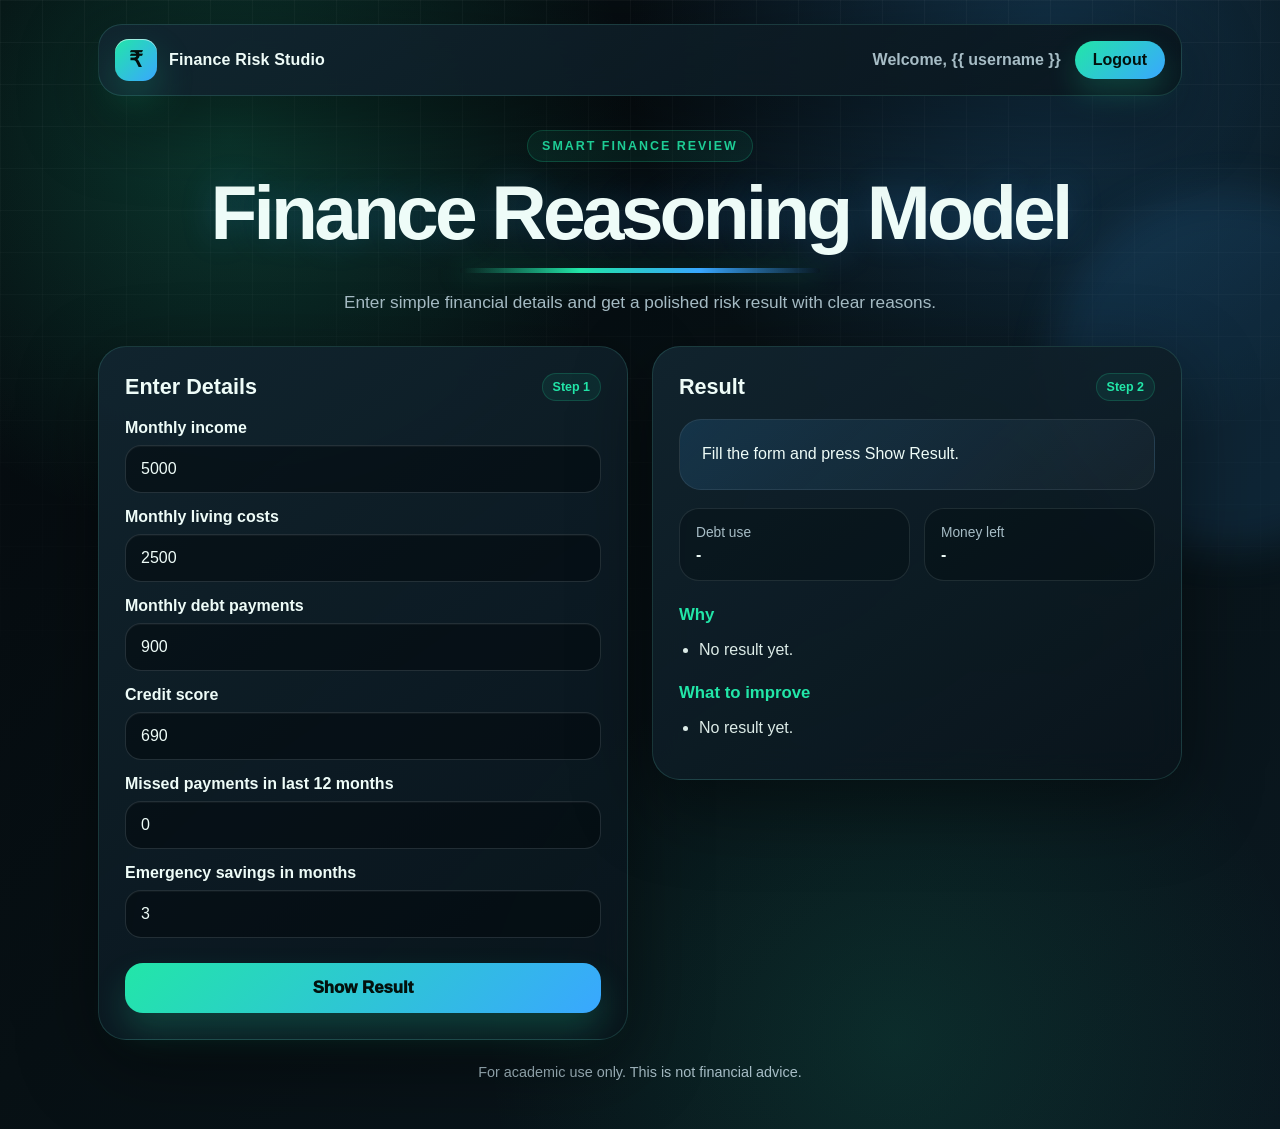
<file: templates/index.html>
<!DOCTYPE html>
<html lang="en">
<head>
    <meta charset="UTF-8">
    <title>CFAI Finance Reasoning Model</title>
    <meta name="viewport" content="width=device-width, initial-scale=1">
    <link rel="stylesheet" href="/static/style.css">
</head>
<body>
    <main class="page">
        <nav class="top-bar panel">
            <div class="logo-wrap small-logo">
                <div class="brand-mark">₹</div>
                <span>Finance Risk Studio</span>
            </div>

            <div class="nav-right">
                <span>Welcome, {{ username }}</span>
                <a href="/logout">Logout</a>
            </div>
        </nav>

        <section class="intro">
            <p class="kicker">Smart finance review</p>
            <h1 class="hero-title">Finance Reasoning Model</h1>
            <p class="intro-text">
                Enter simple financial details and get a polished risk result with clear reasons.
            </p>
        </section>

        <section class="main-grid">
            <form id="financeForm" class="card panel">
                <div class="section-head">
                    <h2>Enter Details</h2>
                    <span>Step 1</span>
                </div>

                <label>
                    Monthly income
                    <input id="monthly_income" type="number" min="1" value="5000" required>
                </label>

                <label>
                    Monthly living costs
                    <input id="monthly_expenses" type="number" min="0" value="2500" required>
                </label>

                <label>
                    Monthly debt payments
                    <input id="monthly_debt_payments" type="number" min="0" value="900" required>
                </label>

                <label>
                    Credit score
                    <input id="credit_score" type="number" min="300" max="900" value="690" required>
                </label>

                <label>
                    Missed payments in last 12 months
                    <input id="missed_payments_12m" type="number" min="0" value="0" required>
                </label>

                <label>
                    Emergency savings in months
                    <input id="emergency_savings_months" type="number" min="0" step="0.5" value="3" required>
                </label>

                <button type="submit">Show Result</button>
            </form>

            <section class="card result-card panel">
                <div class="section-head">
                    <h2>Result</h2>
                    <span>Step 2</span>
                </div>

                <div id="resultBox" class="result-box waiting">
                    Fill the form and press Show Result.
                </div>

                <div class="mini-grid">
                    <div>
                        <span class="mini-label">Debt use</span>
                        <strong id="debtPercent">-</strong>
                    </div>
                    <div>
                        <span class="mini-label">Money left</span>
                        <strong id="moneyLeft">-</strong>
                    </div>
                </div>

                <h3>Why</h3>
                <ul id="reasonList" class="simple-list">
                    <li>No result yet.</li>
                </ul>

                <h3>What to improve</h3>
                <ul id="stepList" class="simple-list">
                    <li>No result yet.</li>
                </ul>
            </section>
        </section>

        <p class="footer-note">
            For academic use only. This is not financial advice.
        </p>
    </main>

    <script src="/static/app.js"></script>
</body>
</html>
</file>
<file: static/style.css>
:root {
    --bg: #071014;
    --bg-soft: #0d1b22;
    --panel: rgba(14, 28, 36, 0.82);
    --panel-strong: rgba(18, 37, 48, 0.95);
    --line: rgba(107, 230, 202, 0.16);
    --text: #eefcf8;
    --muted: #a7bdc6;
    --green: #22e6a8;
    --green-dark: #0aa071;
    --blue: #39a7ff;
    --blue-dark: #1378c9;
    --cyan-soft: rgba(57, 167, 255, 0.16);
    --green-soft: rgba(34, 230, 168, 0.16);
    --danger: rgba(255, 91, 122, 0.18);
    --danger-line: rgba(255, 91, 122, 0.38);
    --shadow: 0 24px 80px rgba(0, 0, 0, 0.42);
}

* {
    box-sizing: border-box;
}

body {
    margin: 0;
    min-height: 100vh;
    font-family: Arial, Helvetica, sans-serif;
    color: var(--text);
    background:
        radial-gradient(circle at 18% 12%, rgba(34, 230, 168, 0.20), transparent 28%),
        radial-gradient(circle at 82% 4%, rgba(57, 167, 255, 0.22), transparent 28%),
        radial-gradient(circle at 70% 92%, rgba(34, 230, 168, 0.11), transparent 30%),
        linear-gradient(135deg, #05090d 0%, #071014 45%, #0a1820 100%);
}

body::before {
    content: "";
    position: fixed;
    inset: 0;
    z-index: -1;
    background:
        linear-gradient(rgba(255, 255, 255, 0.035) 1px, transparent 1px),
        linear-gradient(90deg, rgba(255, 255, 255, 0.035) 1px, transparent 1px);
    background-size: 42px 42px;
    mask-image: linear-gradient(to bottom, black, transparent 85%);
}

body::after {
    content: "";
    position: fixed;
    width: 360px;
    height: 360px;
    right: -130px;
    top: 190px;
    z-index: -1;
    border-radius: 50%;
    background: rgba(57, 167, 255, 0.12);
    filter: blur(20px);
}

.page {
    max-width: 1120px;
    margin: 0 auto;
    padding: 24px 18px 34px;
}

.panel {
    background: linear-gradient(145deg, rgba(18, 37, 48, 0.92), rgba(9, 20, 27, 0.88));
    border: 1px solid var(--line);
    box-shadow: var(--shadow);
    backdrop-filter: blur(18px);
}

.top-bar {
    display: flex;
    justify-content: space-between;
    align-items: center;
    margin-bottom: 34px;
    border-radius: 24px;
    padding: 14px 16px;
}

.logo-wrap {
    display: flex;
    align-items: center;
    gap: 12px;
    color: var(--text);
    font-weight: 900;
    letter-spacing: 0.01em;
}

.small-logo .brand-mark {
    width: 42px;
    height: 42px;
    border-radius: 14px;
    font-size: 1.35rem;
    margin: 0;
}

.brand-mark {
    width: 68px;
    height: 68px;
    display: grid;
    place-items: center;
    margin-bottom: 18px;
    border-radius: 24px;
    color: #03110d;
    font-size: 2.1rem;
    font-weight: 950;
    background: linear-gradient(135deg, var(--green), var(--blue));
    box-shadow:
        0 18px 38px rgba(34, 230, 168, 0.22),
        inset 0 1px 0 rgba(255, 255, 255, 0.55);
}

.nav-right {
    display: flex;
    align-items: center;
    gap: 14px;
    color: var(--muted);
    font-weight: 700;
}

.nav-right a,
.top-bar a {
    color: #03110d;
    text-decoration: none;
    font-weight: 900;
    background: linear-gradient(135deg, var(--green), var(--blue));
    border-radius: 999px;
    padding: 10px 18px;
    box-shadow: 0 14px 30px rgba(34, 230, 168, 0.20);
}

.nav-right a:hover,
.top-bar a:hover,
button:hover {
    transform: translateY(-2px);
}

.intro {
    text-align: center;
    margin-bottom: 30px;
}

.kicker {
    display: inline-flex;
    align-items: center;
    justify-content: center;
    margin: 0 0 14px;
    padding: 8px 14px;
    border: 1px solid rgba(34, 230, 168, 0.22);
    border-radius: 999px;
    color: var(--green);
    background: rgba(34, 230, 168, 0.08);
    font-size: 0.78rem;
    text-transform: uppercase;
    letter-spacing: 0.16em;
    font-weight: 900;
}

.hero-title {
    margin: 0;
    font-size: clamp(2.5rem, 6vw, 5rem);
    line-height: 0.96;
    letter-spacing: -0.05em;
    color: var(--text);
    text-shadow: 0 0 34px rgba(57, 167, 255, 0.22);
}

.hero-title::after {
    content: "";
    display: block;
    width: min(360px, 70%);
    height: 5px;
    margin: 18px auto 0;
    border-radius: 999px;
    background: linear-gradient(90deg, transparent, var(--green), var(--blue), transparent);
    box-shadow: 0 0 28px rgba(34, 230, 168, 0.35);
}

.intro-text {
    color: var(--muted);
    margin: 16px auto 0;
    max-width: 680px;
    font-size: 1.08rem;
    line-height: 1.6;
}

.main-grid {
    display: grid;
    grid-template-columns: 1fr 1fr;
    gap: 24px;
    align-items: start;
}

.card,
.login-card {
    border-radius: 28px;
    padding: 26px;
}

.section-head {
    display: flex;
    justify-content: space-between;
    align-items: center;
    gap: 16px;
    margin-bottom: 18px;
}

.section-head span {
    color: var(--green);
    background: rgba(34, 230, 168, 0.08);
    border: 1px solid rgba(34, 230, 168, 0.18);
    padding: 6px 10px;
    border-radius: 999px;
    font-size: 0.78rem;
    font-weight: 900;
}

h2 {
    margin: 0;
    font-size: 1.35rem;
    color: var(--text);
}

h3 {
    margin: 24px 0 10px;
    font-size: 1.05rem;
    color: var(--green);
}

label {
    display: block;
    margin-bottom: 15px;
    color: var(--text);
    font-weight: 800;
}

input {
    width: 100%;
    margin-top: 8px;
    padding: 14px 15px;
    color: var(--text);
    border: 1px solid rgba(167, 189, 198, 0.18);
    border-radius: 16px;
    font-size: 1rem;
    background: rgba(2, 10, 14, 0.54);
    box-shadow: inset 0 1px 0 rgba(255, 255, 255, 0.04);
}

input:focus {
    outline: 4px solid rgba(57, 167, 255, 0.14);
    border-color: var(--blue);
}

button {
    width: 100%;
    border: 0;
    border-radius: 18px;
    padding: 15px 18px;
    margin-top: 10px;
    font-size: 1.05rem;
    font-weight: 950;
    color: #03110d;
    cursor: pointer;
    background: linear-gradient(135deg, var(--green), var(--blue));
    box-shadow: 0 18px 34px rgba(34, 230, 168, 0.20);
}

.result-box {
    border-radius: 22px;
    padding: 22px;
    margin-bottom: 18px;
    line-height: 1.55;
    border: 1px solid rgba(255, 255, 255, 0.08);
}

.result-box strong {
    display: block;
    font-size: 1.65rem;
    margin-bottom: 6px;
}

.waiting {
    background: linear-gradient(135deg, rgba(57, 167, 255, 0.14), rgba(255, 255, 255, 0.035));
}

.good {
    background: linear-gradient(135deg, var(--green-soft), rgba(255, 255, 255, 0.035));
}

.attention {
    background: linear-gradient(135deg, var(--cyan-soft), rgba(255, 255, 255, 0.035));
}

.concern,
.error {
    background: linear-gradient(135deg, var(--danger), rgba(255, 255, 255, 0.035));
    border-color: var(--danger-line);
}

.mini-grid {
    display: grid;
    grid-template-columns: 1fr 1fr;
    gap: 14px;
}

.mini-grid div {
    border: 1px solid rgba(167, 189, 198, 0.14);
    border-radius: 20px;
    padding: 16px;
    background: rgba(2, 10, 14, 0.34);
}

.mini-label {
    display: block;
    color: var(--muted);
    font-size: 0.86rem;
    margin-bottom: 6px;
}

.mini-grid strong {
    color: var(--text);
}

.simple-list {
    padding-left: 20px;
    color: #dcebe7;
}

.simple-list li {
    margin-bottom: 10px;
}

.footer-note {
    text-align: center;
    color: var(--muted);
    font-size: 0.9rem;
    margin-top: 24px;
}

.login-page {
    min-height: 100vh;
    display: grid;
    place-items: center;
    padding: 18px;
}

.login-card {
    width: 100%;
    max-width: 460px;
}

.login-card .hero-title {
    font-size: clamp(2.35rem, 8vw, 4rem);
}

.login-card .hero-title::after {
    margin-left: 0;
    margin-right: 0;
    width: 230px;
}

.login-error {
    background: var(--danger);
    border: 1px solid var(--danger-line);
    border-radius: 16px;
    padding: 13px;
    margin: 18px 0;
}

.demo-login {
    color: var(--muted);
    font-size: 0.92rem;
    text-align: center;
    margin-bottom: 0;
}

.demo-login strong {
    color: var(--text);
}

@media (max-width: 820px) {
    .main-grid {
        grid-template-columns: 1fr;
    }

    .top-bar {
        gap: 14px;
        align-items: flex-start;
        flex-direction: column;
    }

    .nav-right {
        width: 100%;
        justify-content: space-between;
    }
}

@media (max-width: 520px) {
    .page {
        padding: 18px 12px 28px;
    }

    .card,
    .login-card {
        padding: 20px;
        border-radius: 22px;
    }

    .mini-grid {
        grid-template-columns: 1fr;
    }
}
</file>
